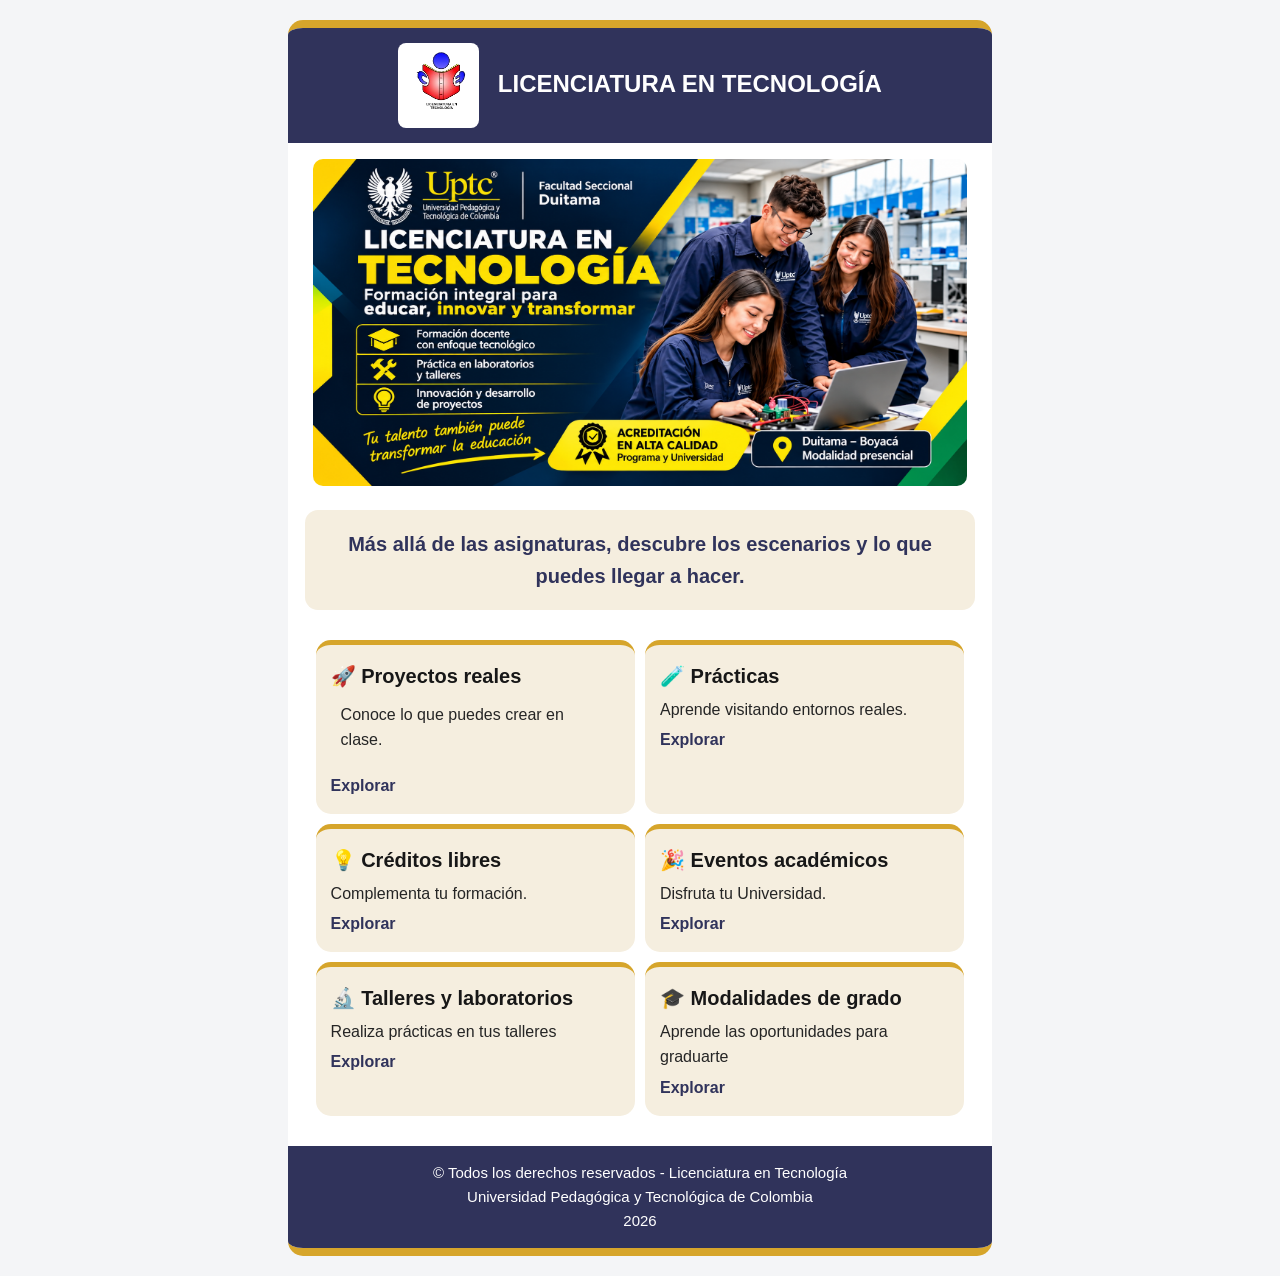
<file: proyecto final/proyecto lictec/proyecto lictec/index.html>
<!DOCTYPE html>
<html lang="es">

<head>
    <meta charset="UTF-8">
    <title>Descubre la Licenciatura en Tecnología</title>
    <link rel="stylesheet" href="estilos.css">
</head>

<body>
<div class="div_ppal">
    <p class="encabezado">
    <span class="caja_logo">
        <img src="lictec.png" alt="Logo de la Licenciatura en Tecnología">
    </span>
    LICENCIATURA EN TECNOLOGÍA
</p>

   <!-- <p class="lema">
        Aprende Creando y Enseña para Transformar
    </p>

    <p class="institucion">
        Universidad Pedagógica y Tecnológica de Colombia
    </p>-->


<p class="p_imag"><img src="banner lictec.png"
     class="banner_principal"
     alt="Publicidad de la Licenciatura en Tecnología">
  </p>
<p class="mensaje_inicio">
    Más allá de las asignaturas, descubre los escenarios y lo que puedes llegar a hacer.
</p>

   <!-- <h2 class="titulo_inicio">¡Tu futuro comienza aquí!</h2>

    <p class="presentacion">
        Aprende tecnología, crea soluciones y transforma la educación.
    </p>

    <hr>

    <h2>Explora nuestra carrera</h2>

    <p class="presentacion">
        Selecciona un tema y descubre más sobre nuestra comunidad académica.
    </p>-->


   
    <table class="tarjetas">

        <tr>

            <td class="f1c1">
                <h3>🚀 Proyectos reales</h3>

                <p class="subpresentacion">Conoce lo que puedes crear en clase.</p>

                <a href="proyectos.html">Explorar </a>
            </td>

            <td class="f1c2">
                <h3>🧪 Prácticas</h3>

                <p>Aprende visitando entornos reales.</p>

                <a href="practicas.html">Explorar </a>
            </td>

        </tr>

        <tr>

            <td class="f2c1">
                <h3>💡 Créditos libres</h3>

                <p>Complementa tu formación.</p>

                <a href="creditos.html">Explorar </a>
            </td>

            <td class="f2c2">
                <h3>🎉 Eventos académicos</h3>

                <p>Disfruta tu Universidad.</p>

                <a href="eventos.html">Explorar </a>
            </td>

        </tr>

        <tr>

            <td class="f3c1">
                <h3>🔬 Talleres y laboratorios</h3>

                <p>Realiza prácticas en tus talleres</p>

                <a href="talleres.html">Explorar </a>
            </td>

            <td class="f3c2">
                <h3>🎓 Modalidades de grado</h3>

                <p>Aprende las oportunidades para graduarte</p>

                <a href="modalidades.html">Explorar </a>
            </td>

        </tr>

    </table>


    <p class="pie">
              &copy; Todos los derechos reservados - Licenciatura en Tecnología
        <br>
        Universidad Pedagógica y Tecnológica de Colombia
        <br>
        2026
    </p>

</div>

</body>
</html>
</file>
<file: proyecto final/proyecto lictec/proyecto lictec/estilos.css>
body {
    font-family: Arial, sans-serif;
    font-size: 16px;
    color: #252525;
    background-color: #F4F5F7;
    margin: 0;
    line-height: 1.6;
}



.div_ppal {
    width: 55%;
    margin: 20px auto;
    padding: 0;
    background-color: white;
    border-radius: 15px;
    overflow: hidden;
    border-top: 8px solid #D6A52B;
    border-bottom: 8px solid #D6A52B;
}

.caja_logo {
    display: inline-block;
    background-color: white;
    padding: 8px;
    border-radius: 8px;
    vertical-align: middle;
    margin-right: 12px;
}

.caja_logo img {
    width: 90px;
    display: block;
}
.encabezado {
    background-color: #30335B;
    color: white;
    text-align: center;
    font-size: 24px;
    font-weight: bold;
    padding: 15px;
    margin: 0;
}

.encabezado img {
    width: 65px;
    height: auto;
    display: block;
    margin: 0 auto 8px auto;
}

.banner_principal {
    width: 93%;
    height:auto;
    display:inline-block;
    border-radius:10px;

}






.lema {
    background-color: #30335B;
    color: #D6A52B;
    text-align: center;
    font-size: 18px;
    padding: 0 15px 15px 15px;
    margin: 0;
}

.institucion {
    background-color: #30335B;
    color: white;
    text-align: center;
    font-size: 14px;
    padding: 0 15px 15px 15px;
    margin: 0;
}
.p_imag{
     text-align:center;
}


.mensaje_inicio {
    text-align: center;
    color: #30335B;
    background-color: #F5EEDF;
    padding: 18px;
    font-size: 20px;
    font-weight: bold;
    margin: 15px auto;
    width: 90%;
    border-radius: 13px;
}



h2 {
    font-size: 28px;
    color: #30335B;
    text-align: center;
    margin: 15px;
}

.presentacion {
    font-size: 18px;
    color: #252525;
    text-align: center;
    margin: 10px 20px;
}

hr {
    border: 0;
    height: 2px;
    background-color: #D6A52B;
    width: 95%;
    margin: 20px auto;
}

.tarjetas {
    width: 95%;
    margin: 20px auto;
    border-spacing: 10px;
    border-collapse: separate;
    table-layout: fixed;
}


.tarjetas td {
    background-color: #F5EEDF;
    padding: 15px;
    border: none;
    border-top: 5px solid #D6A52B;
    border-radius: 15px;
    vertical-align: top;
}


.f1c1 {
    background-color: #F5EEDF;
}

.f1c2 {
    background-color: #EDF0F5;
}

.f2c1 {
    background-color: #EDF0F5;
}

.f2c2 {
    background-color: #F5EEDF;
}

.f3c1 {
    background-color: #F5EEDF;
}

.f3c2 {
    background-color: #EDF0F5;
}

.tarjetas h3 {
    font-size: 20px;
    color: #171717;
    margin: 0 0 5px 0;
}

.tarjetas p {
    font-size: 16px;
    color: #252525;
    text-align: left;
    margin: 5px 0;
}

.tarjetas a {
    font-size: 16px;
    color: #30335B;
    text-decoration: none;
    font-weight: bold;
}

.pie {
    background-color: #30335B;
    color: white;
    text-align: center;
    font-size: 15px;
    
    padding: 15px;
    margin: 0;
}


.titulo_inicio {
    background-color: #F5EEDF;
    color: #30335B;
    text-align: center;
    font-size: 28px;
    padding: 15px 10px 5px 10px;
    margin: 0;
}

.presentacion {
    background-color: #F5EEDF;
    color: #30335B;
    text-align: center;
    font-size: 18px;
    font-weight: bold;
    padding: 5px 10px;
    margin: 0;
}

.subpresentacion {
    background-color: #F5EEDF;
    color: #252525;
    text-align: center;
    font-size: 16px;
    padding: 5px 10px 15px 10px;
    margin: 0;
}
</file>
